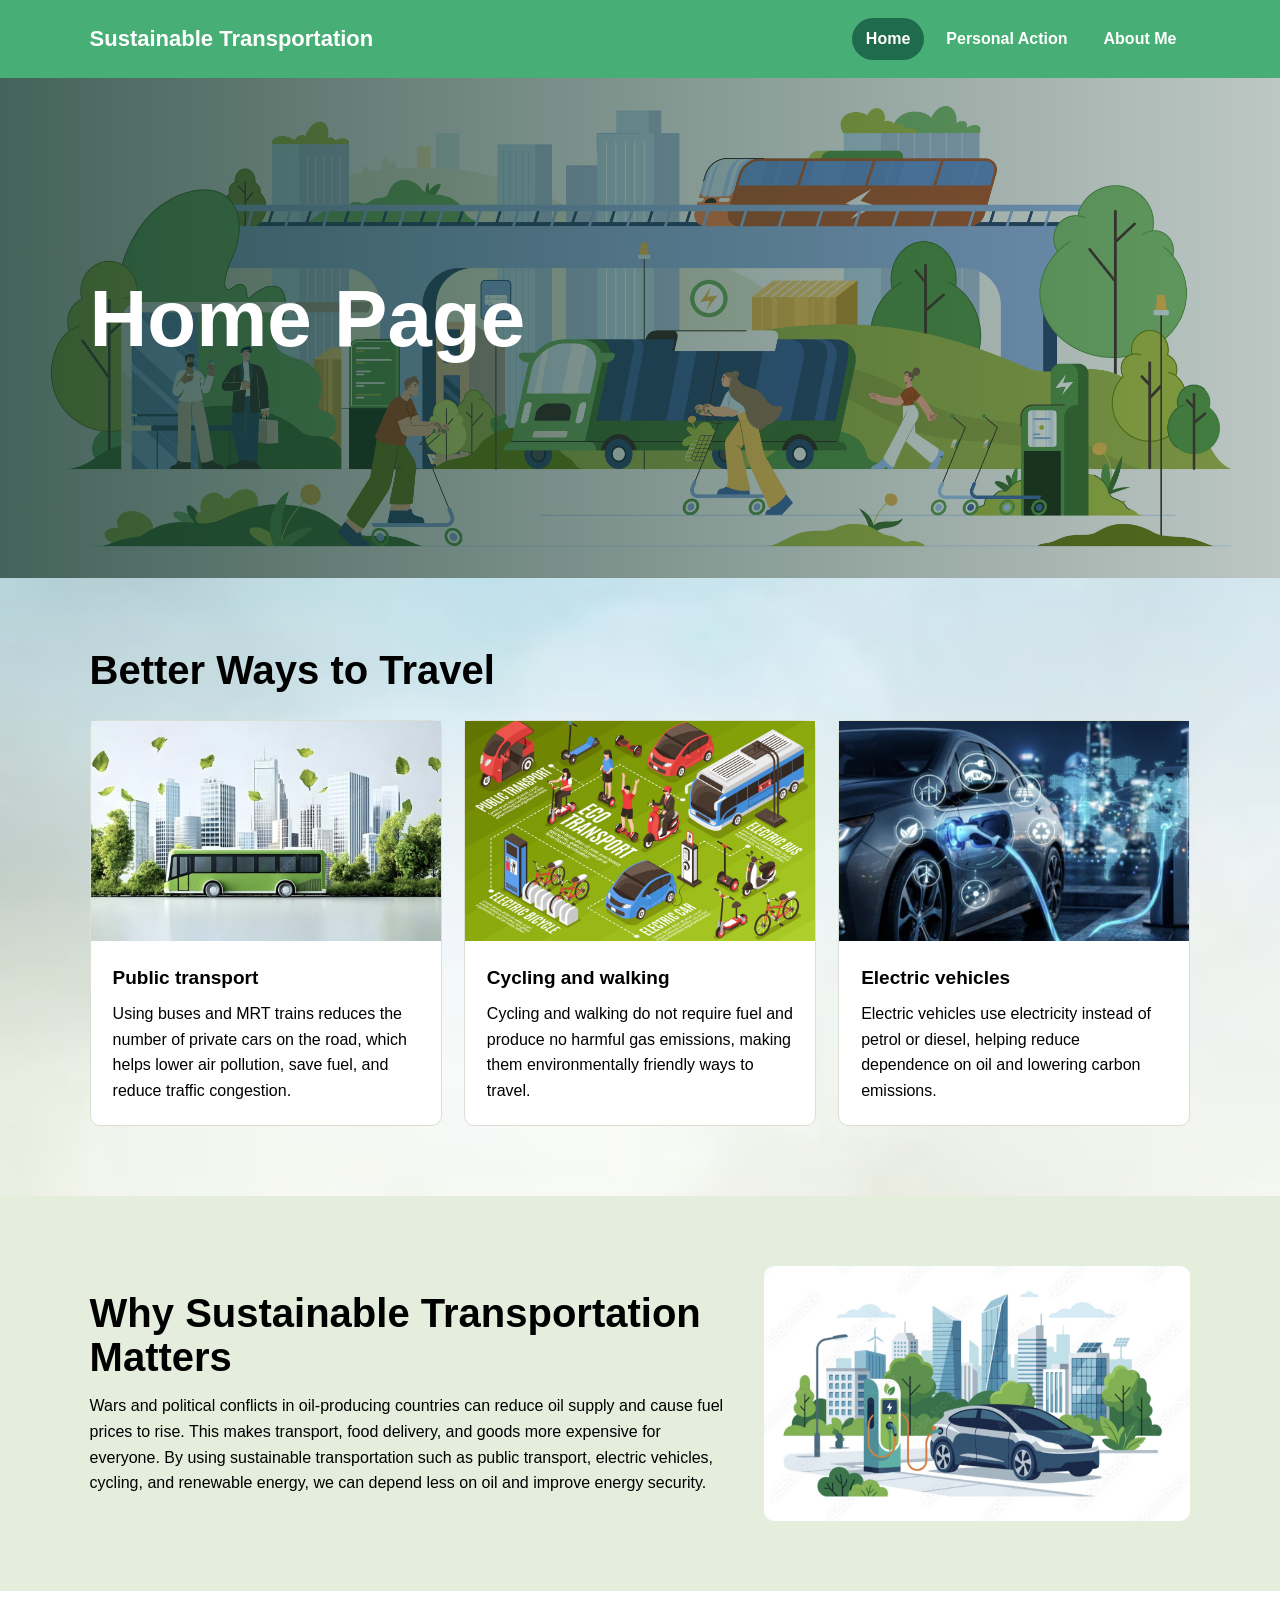
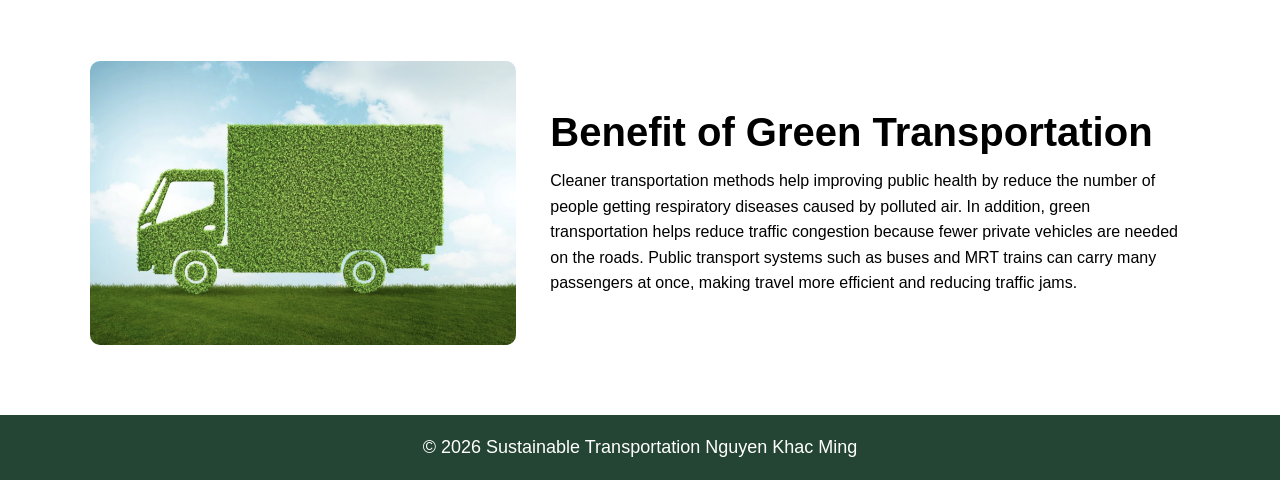
<file: pages/index.html>
<!DOCTYPE html>
<html lang="en">
<head>
    <meta charset="UTF-8">
    <meta name="viewport" content="width=device-width, initial-scale=1.0">
    <title>Khac Ming CA1 Project</title>
    <link rel="stylesheet" href="/asset/style/main.css">
    <link rel="stylesheet" href="/asset/style/layout.css">
</head>
<body>
    <header class="site-header">
        <a class="topic" href="index.html">Sustainable Transportation</a>
        <nav class="navbar">
            <a class="active" href="index.html">Home</a>
            <a href="personal.html">Personal Action</a>
            <a href="about_me.html">About Me</a>
        </nav>
    </header>

    <main>
        <section class="page-title home-section" >
            <div>
                <h1>Home Page</h1>
            </div>
        </section>

        <section class="first-section">
            <div class="section-title">
                <h2>Better Ways to Travel</h2>
            </div>
            <div class="feature-grid">
                <article class="feature-card">
                    <img src="/asset/image/greenbus.png" alt="Green Bus">
                    <h3>Public transport</h3>
                    <p>Using buses and MRT trains reduces the number of private cars on the road, which helps lower air pollution, save fuel, and reduce traffic congestion.</p>
                </article>
                <article class="feature-card">
                    <img src="/asset/image/transportation.jpg" alt="Modern bus moving through the city">
                    <h3>Cycling and walking</h3>
                    <p>Cycling and walking do not require fuel and produce no harmful gas emissions, making them environmentally friendly ways to travel.</p>
                </article>
                <article class="feature-card">
                    <img src="/asset/image/e-car.png" alt="Green urban path surrounded by trees">
                    <h3>Electric vehicles</h3>
                    <p>Electric vehicles use electricity instead of petrol or diesel, helping reduce dependence on oil and lowering carbon emissions.</p>
                </article>
            </div>
        </section>

        <section class="second-section">
            <div>
                <h2>Why Sustainable Transportation Matters</h2>
                <p>
                    Wars and political conflicts in oil-producing countries can reduce oil supply and cause fuel prices to rise. This makes transport, food delivery, and goods more expensive for everyone. By using sustainable transportation such as public transport, electric vehicles, cycling, and renewable energy, we can depend less on oil and improve energy security.
                </p>
            </div>
            <div class="representation">
                <img src="/asset/image/whymatter.png" alt="">
            </div>
        </section>

        
        <section class="last-section">
            <div class="representation">
                <img src="/asset/image/benefit.png" alt="Tree Bus">
            </div>
            <div>
                <h2>Benefit of Green Transportation</h2>
                <p>
                    Cleaner transportation methods help improving public health by reduce the number of people getting respiratory diseases caused by polluted air. In addition, green transportation helps reduce traffic congestion because fewer private vehicles are needed on the roads. Public transport systems such as buses and MRT trains can carry many passengers at once, making travel more efficient and reducing traffic jams.
                </p>
            </div>
        </section>
    </main>

    <footer>&copy; 2026 Sustainable Transportation Nguyen Khac Ming</footer>
</body>
</html>
</file>
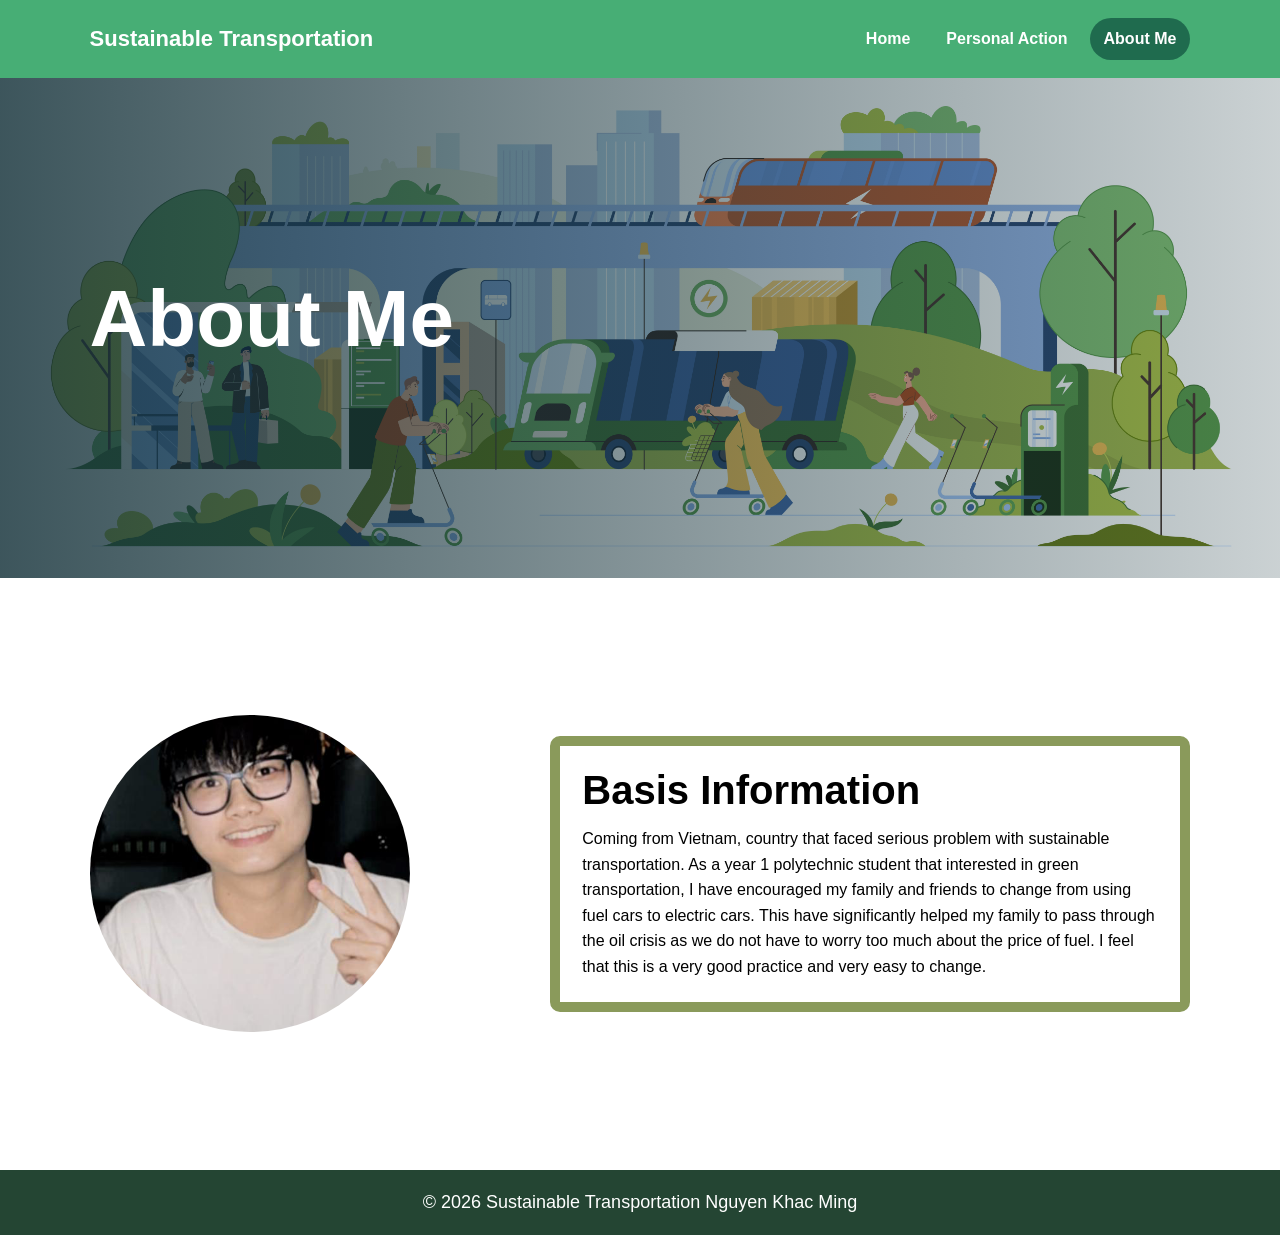
<file: pages/about_me.html>
<!DOCTYPE html>
<html lang="en">
<head>
    <meta charset="UTF-8">
    <meta name="viewport" content="width=device-width, initial-scale=1.0">
    <title>Khac Ming CA1 Project</title>
    <link rel="stylesheet" href="/asset/style/main.css">
    <link rel="stylesheet" href="/asset/style/layout.css">
</head>
<body>
    <header class="site-header">
        <a class="topic" href="index.html">Sustainable Transportation</a>
        <nav class="navbar">
            <a href="index.html">Home</a>
            <a href="personal.html">Personal Action</a>
            <a class="active" href="about_me.html">About Me</a>
        </nav>
    </header>

    <main>
        <section class="page-title about-section">
            <div>
                <h1>About Me</h1>
            </div>
        </section>

        <section class="avatar">
            <img src="/asset/image/avata.png" alt="Train arriving at a station platform">
            <div class="main-info">
                <h2>Basis Information</h2>
                <p>
                    Coming from Vietnam, country that faced serious problem with
                    sustainable transportation. As a year 1 polytechnic student that
                    interested in green transportation, I have encouraged my family and
                    friends to change from using fuel cars to electric cars. This have
                    significantly helped my family to pass through the oil crisis as we do
                    not have to worry too much about the price of fuel. I feel that this
                    is a very good practice and very easy to change.
                </p>
            </div>
        </section>
    </main>

    <footer>&copy; 2026 Sustainable Transportation Nguyen Khac Ming</footer>
</body>
</html>
</file>
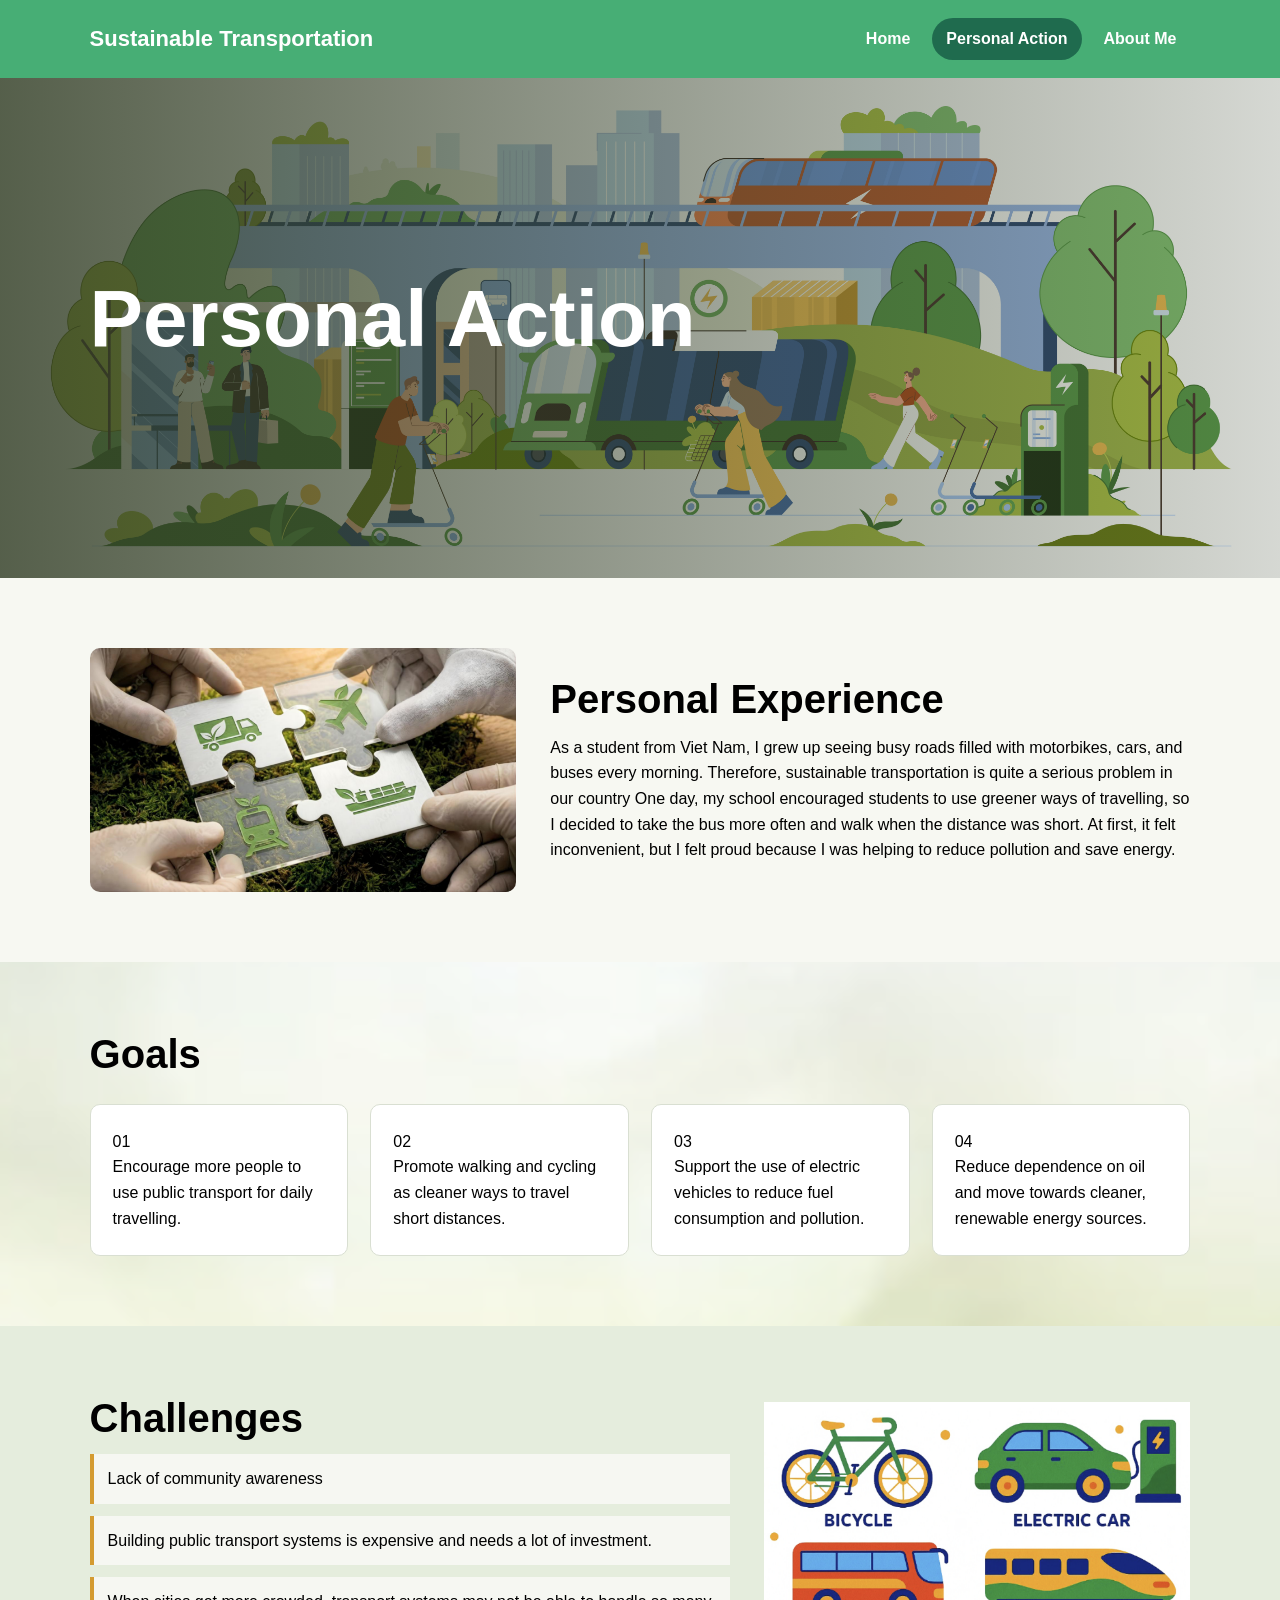
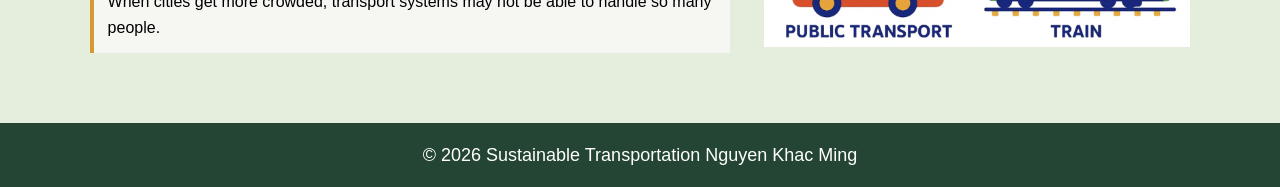
<file: pages/personal.html>
<!DOCTYPE html>
<html lang="en">
<head>
    <meta charset="UTF-8">
    <meta name="viewport" content="width=device-width, initial-scale=1.0">
    <title>Khac Ming CA1 Project</title>
    <link rel="stylesheet" href="/asset/style/main.css">
    <link rel="stylesheet" href="/asset/style/layout.css">
</head>
<body>
    <header class="site-header">
        <a class="topic" href="index.html">Sustainable Transportation</a>
        <nav class="navbar">
            <a href="index.html">Home</a>
            <a class="active" href="personal.html">Personal Action</a>
            <a href="about_me.html">About Me</a>
        </nav>
    </header>

    <main>
        <section class="page-title personal-section">
            <div>
                <h1>Personal Action</h1>
            </div>
        </section>

        <section class="experience">
            <div class="representation">
                <img src="/asset/image/experience.png" alt="Experience">
            </div>
            <div>
                <h2>Personal Experience</h2>
                <p>
                    As a student from Viet Nam, I grew up seeing busy roads filled with
                    motorbikes, cars, and buses every morning. Therefore, sustainable
                    transportation is quite a serious problem in our country One day, my
                    school encouraged students to use greener ways of travelling, so I
                    decided to take the bus more often and walk when the distance was
                    short. At first, it felt inconvenient, but I felt proud because I was helping to reduce pollution and save energy.
                </p>
            </div>
        </section>

        <section class="first-section">
            <div class="section-title">
                <h2>Goals</h2>
            </div>
            <div class="goals">
                <article>
                    <span>01</span>
                    <p>Encourage more people to use public transport for daily travelling.</p>
                </article>
                <article>
                    <span>02</span>
                    <p>Promote walking and cycling as cleaner ways to travel short distances.</p>
                </article>
                <article>
                    <span>03</span>
                    <p>Support the use of electric vehicles to reduce fuel consumption and pollution.</p>
                </article>
                <article>
                    <span>04</span>
                    <p>Reduce dependence on oil and move towards cleaner, renewable energy sources.</p>
                </article>
            </div>
        </section>

        <section class="challenges">
            <div>
                <h2>Challenges</h2>
                <ul class="list">
                    <li>Lack of community awareness</li>
                    <li>Building public transport systems is expensive and needs a lot of investment.</li>
                    <li>When cities get more crowded, transport systems may not be able to handle so many people.</li>
                </ul>
            </div>
            <div>
                <img src="/asset/image/challenge.png" alt="Transportation">
            </div>
        </section>
    </main>

    <footer>&copy; 2026 Sustainable Transportation Nguyen Khac Ming</footer>
</body>
</html>
</file>
<file: asset/style/main.css>
body {
    font-family: Arial, Helvetica, sans-serif;
    background-image: url(/asset/image/background.png);
    background-size: cover;
}


.site-header {
    background-color: #47ae75
}

.topic {
    font-size: 22px;
    font-weight: 800;
    color: white;
}

a {
    text-decoration: none;
}

.navbar > a {
    color: white;
    font-weight: 700;
}

.navbar a:hover, .navbar .active {
    background: #1f6b4e;
    color: #ffffff;
}

.page-title {
    color: #ffffff;
}

.home-section {
    background: linear-gradient(90deg, rgba(17, 55, 44, 0.78), rgba(17, 55, 44, 0.28)), url("/asset/image/eco-friendly transportation.jpg") center/cover;
}

.about-section {
    background: linear-gradient(90deg, rgba(18, 48, 56, 0.82), rgba(18, 48, 56, 0.22)), url("/asset/image/eco-friendly transportation.jpg") center/cover;
}

.personal-section {
    background: linear-gradient(90deg, rgba(48, 60, 35, 0.82), rgba(48, 60, 35, 0.2)), url("/asset/image/eco-friendly transportation.jpg") center/cover;
}


h1 {
    font-size: 80px;
}

h2 {
    font-size: 40px;
}

h3 {
    font-size: 19px;
}


/*For Home Page*/
.feature-card, .goals > article {
    background: #ffffff;
}

/*Image for diff way to travel*/
.feature-card > img {
    height: 220px;
    object-fit: cover;
}


.second-section, .challenges {
    background: #e5eddd;
}


.last-section {
    background-color: white;
} 


/*For Personal Action*/
.goals > span {
    color: #1f6b4e;
    font-size: 27px;
    font-weight: 800;
}

.experience {
    background-color: #F7F8F2;
}

.list {
    list-style: none;
}

.list > li {
    background: #f6f7f2;
}

/*For About Me*/
.avatar {
    background: #ffffff;
}

.avatar > img {
    height: 70%;
    width: 320px;
    object-fit: cover;
}


footer {
    background-color: #244533;
    color: white;
    font-size: 18px;
}
</file>
<file: asset/style/layout.css>
/*Reset*/
* {
    box-sizing: border-box;
    margin: 0;
    padding: 0;
}

img {
    display: block;
    width: 100%;
}   


body {
    background-position: center;
    line-height: 1.6;
}

.site-header {
    display: flex;
    align-items: center;
    justify-content: space-between;
    gap: 24px;
    padding: 18px 7%;
}


.navbar {
    display: flex;
    flex-wrap: wrap;
    gap: 8px;
}

.navbar > a {
    padding: 8px 14px;
    font-weight: 700;
    border-radius: 999px;
}


.page-title {
    height: 500px;
    display: flex;
    align-items: center;
    padding: 80px 7%;
}



h1 {
    margin-bottom: 18px;
    line-height: 1;
}

h2 {
    margin-bottom: 14px;
    line-height: 1.1;
}

h3 {
    margin-bottom: 8px;
}

/*For Home Page*/
.feature-card, .goals > article {
    border: 1px solid #d9dfd2;
    border-radius: 10px;
}

.first-section, .second-section, .last-section, .challenges, .avatar, .experience {
    padding: 70px 7%;
}

.section-title {
    max-width: 720px;
    margin-bottom: 28px;
}

.feature-grid {
    display: grid;
    grid-template-columns: repeat(3, 1fr);
    gap: 22px;
}


.feature-card > h3, .feature-card > p, .goals > article {
    padding-left: 22px;
    padding-right: 22px;
}

.feature-card > h3 {
    padding-top: 22px;
}

.feature-card p {
    padding-bottom: 22px;
}

.second-section, .challenges {
    display: grid;
    grid-template-columns: 1.2fr 0.8fr;
    gap: 34px;
    align-items: center;
}

.representation > img {
    display: grid;
    gap: 12px;
    border-radius: 10px;
}

.last-section, .experience {
    display: grid;
    grid-template-columns: 0.8fr 1.2fr;
    gap: 34px;
    align-items: center;
}


/*For Personal Action*/
.goals > article {
    padding-top: 24px;
    padding-bottom: 24px;
}

.goals {
    display: grid;
    grid-template-columns: repeat(4, 1fr);
    gap: 22px;
}

.goals > span {
    padding-bottom: 50px;
}

.list {
    display: grid;
    gap: 12px;
}

.list > li {
    padding: 12px 14px;
    border-left: 4px solid #d49b31;
}

.challenges > img {
    display: grid;
    gap: 12px;
    margin-top: 35px;
    border-radius: 10px;
}

/*For About Me*/
.avatar {
    display: grid;
    grid-template-columns: 0.8fr 1.2fr;
    gap: 34px;
    align-items: center;
}

.avatar > img {
    border-radius: 70%;
}

.main-info {
    border-radius: 10px;
    border: 10px solid #8A9A5B;
    padding: 22px;
}


footer {
    text-align: center;
    padding: 18px;
}
</file>
